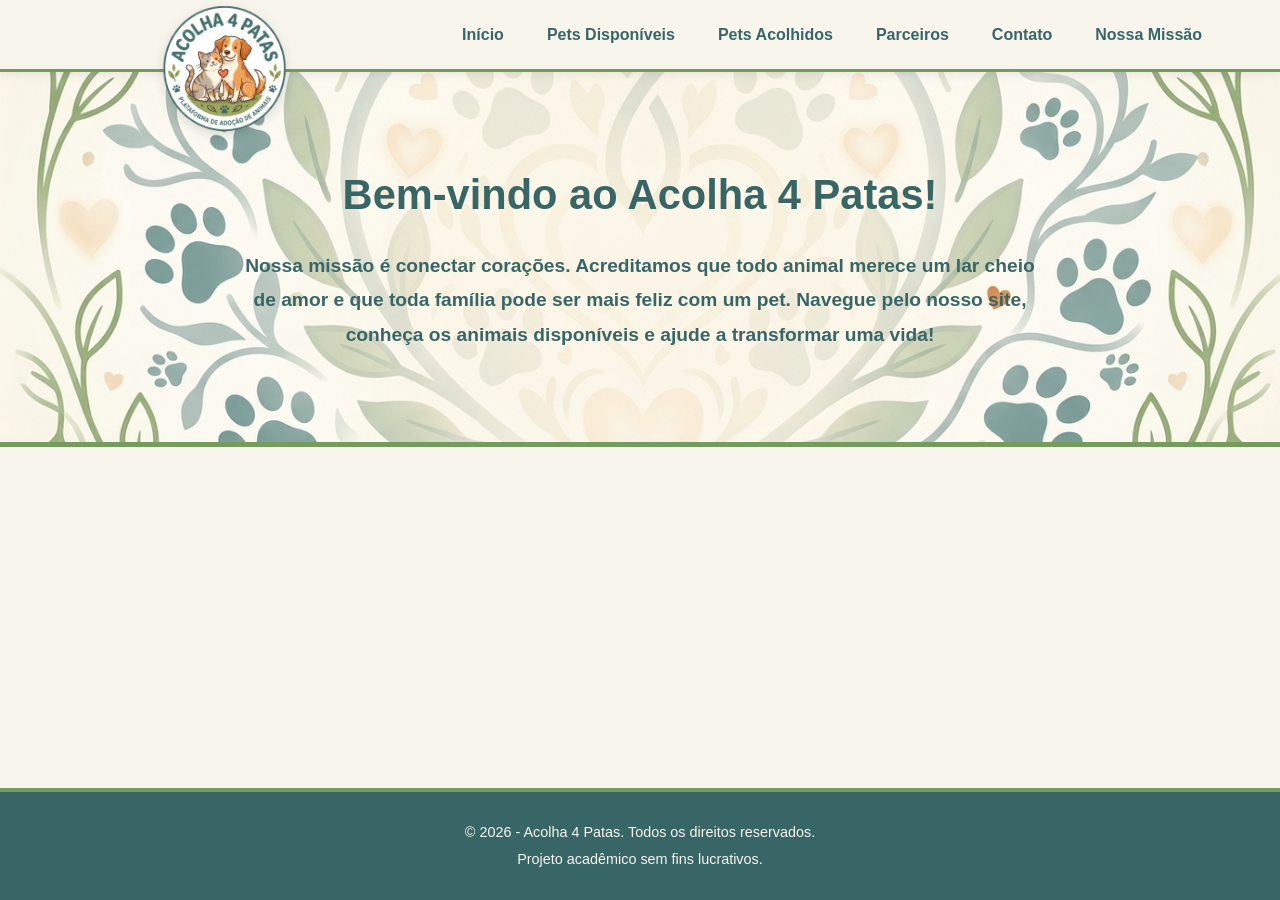
<file: index.html>
<!DOCTYPE html>
<html lang="pt-br">
<head>
  <meta charset="UTF-8" />
  <meta name="viewport" content="width=device-width, initial-scale=1.0"/>
  <title>Início | Acolha 4 Patas</title>
  <link rel="stylesheet" href="css/styles.css" />
</head>
<body>
  <header>
    <div class="container header-container">
      <div class="logo">
        <a href="index.html">
          <img src="assets/icons/brand_logo_emblem.png" alt="Logo Acolha 4 Patas" />
        </a>
      </div>
      <nav>
        <ul class="nav-links">
          <li><a href="index.html">Início</a></li>
          <li><a href="disponiveis.html">Pets Disponíveis</a></li>
          <li><a href="acolhidos.html">Pets Acolhidos</a></li>
          <li><a href="parceiros.html">Parceiros</a></li>
          <li><a href="contato.html">Contato</a></li>
          <li><a href="missao.html">Nossa Missão</a></li>
        </ul>
      </nav>
    </div>
  </header>

  <main>
    <section class="banner">
      <div class="banner-content">
        <h1><strong>Bem-vindo ao Acolha 4 Patas!</strong></h1>
        <p><strong>
          Nossa missão é conectar corações. Acreditamos que todo animal merece um lar cheio de amor e que toda família pode ser mais feliz com um pet. 
          Navegue pelo nosso site, conheça os animais disponíveis e ajude a transformar uma vida!
        </strong></p>
      </div>
    </section>
  </main>

  <footer>
    <div class="container">
      <p>&copy; 2026 - Acolha 4 Patas. Todos os direitos reservados.</p>
      <p>Projeto acadêmico sem fins lucrativos.</p>
    </div>
  </footer>
</body>
</html>
</file>
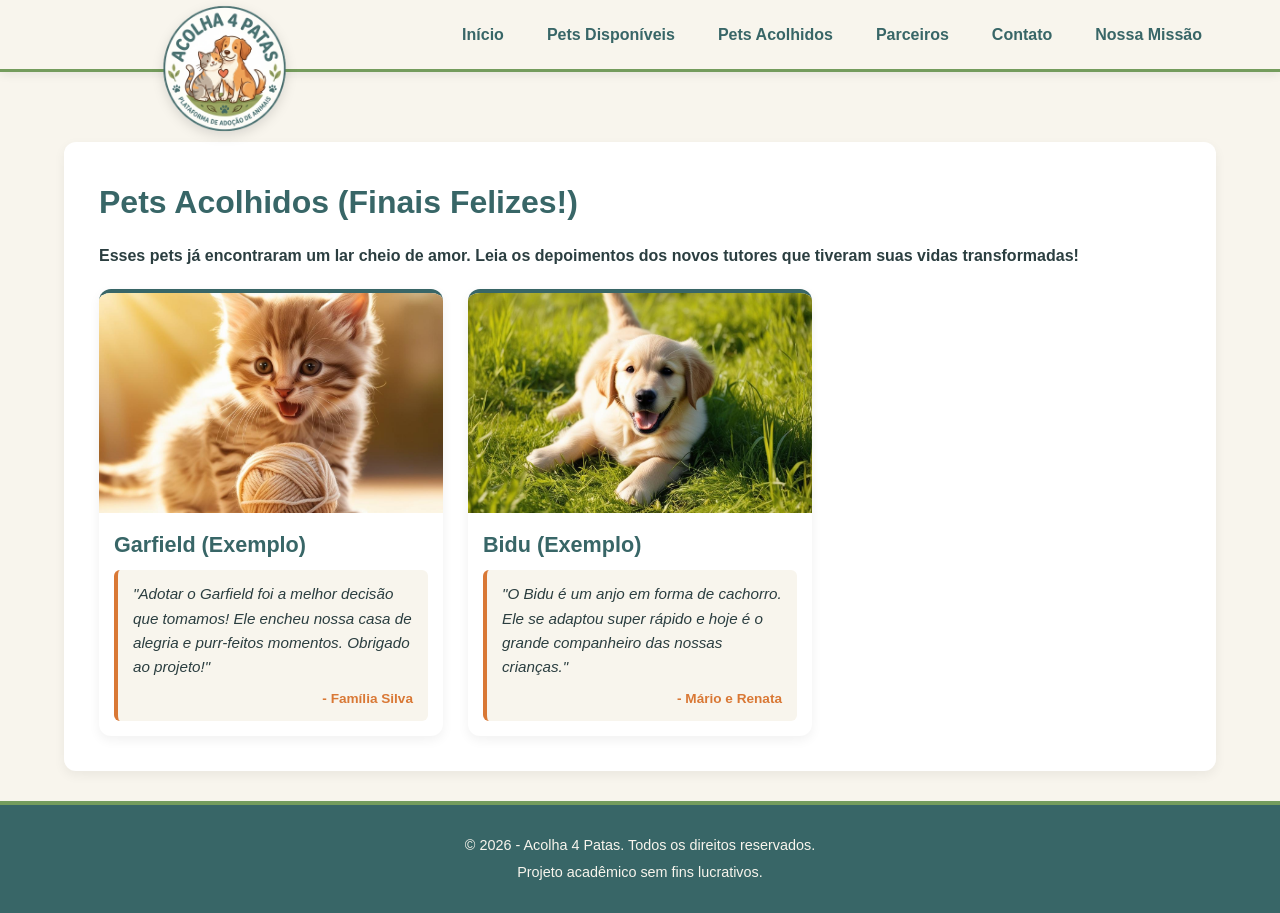
<file: acolhidos.html>
<!DOCTYPE html>
<html lang="pt-br">
<head>
  <meta charset="UTF-8" />
  <meta name="viewport" content="width=device-width, initial-scale=1.0"/>
  <title>Pets Acolhidos | Acolha 4 Patas</title>
  <link rel="stylesheet" href="css/styles.css" />
</head>
<body>
  <header>
    <div class="container header-container">
      <div class="logo">
        <a href="index.html">
          <img src="assets/icons/brand_logo_emblem.png" alt="Logo Acolha 4 Patas" />
        </a>
      </div>
      <nav>
        <ul class="nav-links">
          <li><a href="index.html">Início</a></li>
          <li><a href="disponiveis.html">Pets Disponíveis</a></li>
          <li><a href="acolhidos.html">Pets Acolhidos</a></li>
          <li><a href="parceiros.html">Parceiros</a></li>
          <li><a href="contato.html">Contato</a></li>
          <li><a href="missao.html">Nossa Missão</a></li>
        </ul>
      </nav>
    </div>
  </header>

  <main class="container disponiveis-section">
    <h1><strong>Pets Acolhidos (Finais Felizes!)</strong></h1>
    <p><strong>Esses pets já encontraram um lar cheio de amor. Leia os depoimentos dos novos tutores que tiveram suas vidas transformadas!</strong></p>

    <div class="pet-grid">
      <!-- Card 1 -->
      <div class="pet-card" data-tipo="gato">
        <img src="assets/images/Gatinho doméstico feliz_01.jpg" alt="Gato acolhido" />
        <h2>Garfield (Exemplo)</h2>
        <div class="depoimento">
          <p>"Adotar o Garfield foi a melhor decisão que tomamos! Ele encheu nossa casa de alegria e purr-feitos momentos. Obrigado ao projeto!"</p>
          <span class="depoimento-autor">- Família Silva</span>
        </div>
      </div>

      <!-- Card 2 -->
      <div class="pet-card" data-tipo="cachorro">
        <img src="assets/images/Cachorrinho doméstico feliz_02.jpg" alt="Cachorro acolhido" />
        <h2>Bidu (Exemplo)</h2>
        <div class="depoimento">
          <p>"O Bidu é um anjo em forma de cachorro. Ele se adaptou super rápido e hoje é o grande companheiro das nossas crianças."</p>
          <span class="depoimento-autor">- Mário e Renata</span>
        </div>
      </div>
    </div>
  </main>

  <footer>
    <div class="container">
      <p>&copy; 2026 - Acolha 4 Patas. Todos os direitos reservados.</p>
      <p>Projeto acadêmico sem fins lucrativos.</p>
    </div>
  </footer>
</body>
</html>
</file>
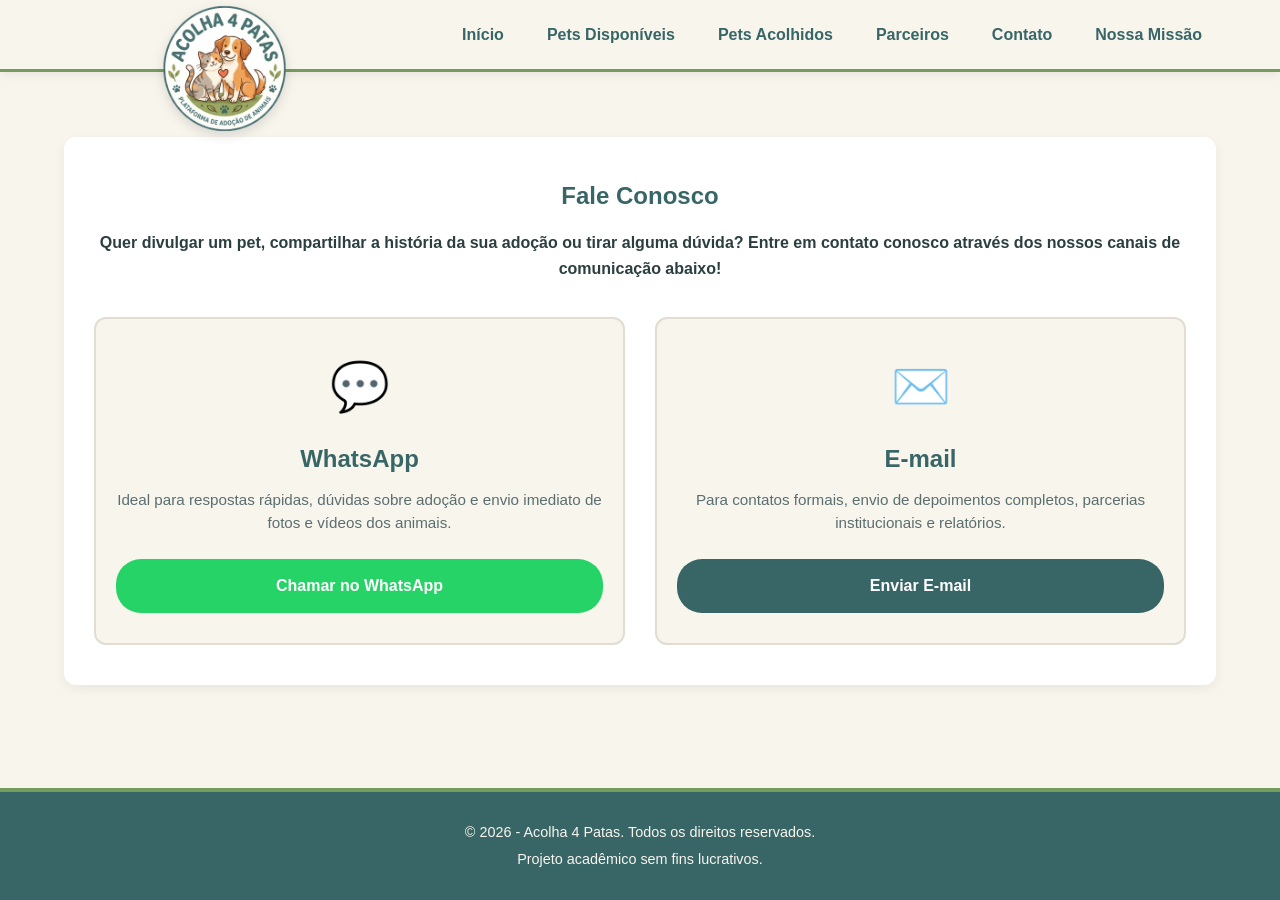
<file: contato.html>
<!DOCTYPE html>
<html lang="pt-br">
<head>
  <meta charset="UTF-8" />
  <meta name="viewport" content="width=device-width, initial-scale=1.0"/>
  <title>Contato | Acolha 4 Patas</title>
  <link rel="stylesheet" href="css/styles.css" />
</head>
<body>
  <header>
    <div class="container header-container">
      <div class="logo">
        <a href="index.html">
          <img src="assets/icons/brand_logo_emblem.png" alt="Logo Acolha 4 Patas" />
        </a>
      </div>
      <nav>
        <ul class="nav-links">
          <li><a href="index.html">Início</a></li>
          <li><a href="disponiveis.html">Pets Disponíveis</a></li>
          <li><a href="acolhidos.html">Pets Acolhidos</a></li>
          <li><a href="parceiros.html">Parceiros</a></li>
          <li><a href="contato.html">Contato</a></li>
          <li><a href="missao.html">Nossa Missão</a></li>
        </ul>
      </nav>
    </div>
  </header>

  <main class="container">
    <section class="contact-section">
      <h1><strong>Fale Conosco</strong></h1>
      <p><strong>Quer divulgar um pet, compartilhar a história da sua adoção ou tirar alguma dúvida? Entre em contato conosco através dos nossos canais de comunicação abaixo!</strong></p>

      <div class="contact-grid">
        <!-- Card WhatsApp -->
        <div class="contact-card">
          <div class="contact-icon whatsapp-icon">💬</div>
          <h2>WhatsApp</h2>
          <p>Ideal para respostas rápidas, dúvidas sobre adoção e envio imediato de fotos e vídeos dos animais.</p>
          <a href="https://wa.me/5515997694232?text=Ol%C3%A1!%20Gostaria%20de%20falar%20com%20o%20Acolha%204%20Patas!" target="_blank" class="btn-contact btn-whatsapp">
            Chamar no WhatsApp
          </a>
        </div>

        <!-- Card E-mail -->
        <div class="contact-card">
          <div class="contact-icon email-icon">✉️</div>
          <h2>E-mail</h2>
          <p>Para contatos formais, envio de depoimentos completos, parcerias institucionais e relatórios.</p>
          <a href="mailto:contatoacolha4patas@gmail.com?subject=Contato%20via%20Site%20Acolha%204%20Patas" class="btn-contact btn-email">
            Enviar E-mail
          </a>
        </div>
      </div>
    </section>
  </main>

  <footer>
    <div class="container">
      <p>&copy; 2026 - Acolha 4 Patas. Todos os direitos reservados.</p>
      <p>Projeto acadêmico sem fins lucrativos.</p>
    </div>
  </footer>
</body>
</html>
</file>
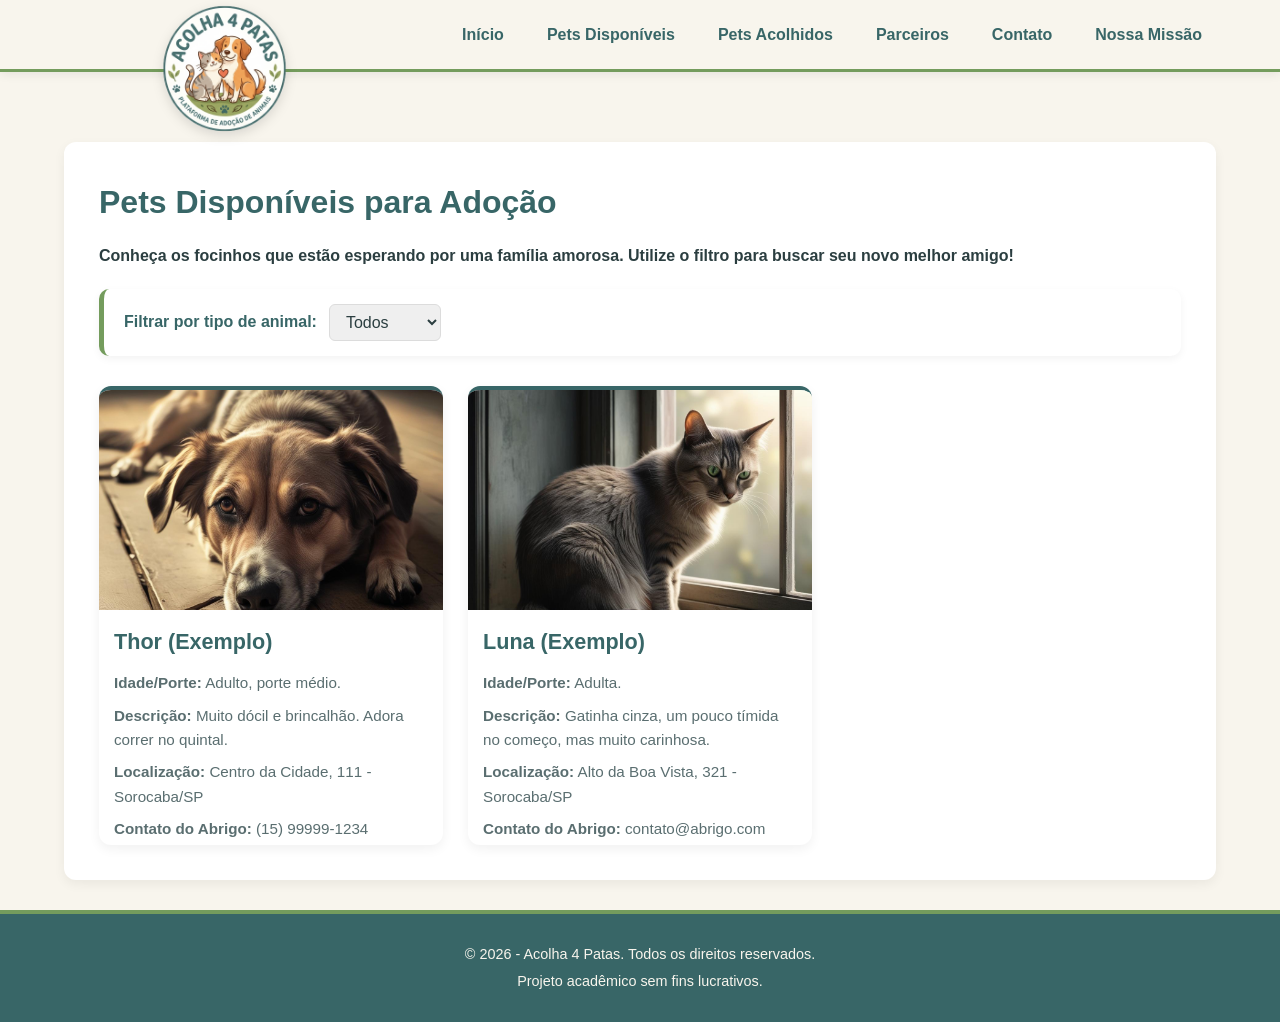
<file: disponiveis.html>
<!DOCTYPE html>
<html lang="pt-br">
<head>
  <meta charset="UTF-8" />
  <meta name="viewport" content="width=device-width, initial-scale=1.0"/>
  <title>Pets Disponíveis | Acolha 4 Patas</title>
  <link rel="stylesheet" href="css/styles.css" />
</head>
<body>
  <header>
    <div class="container header-container">
      <div class="logo">
        <a href="index.html">
          <img src="assets/icons/brand_logo_emblem.png" alt="Logo Acolha 4 Patas" />
        </a>
      </div>
      <nav>
        <ul class="nav-links">
          <li><a href="index.html">Início</a></li>
          <li><a href="disponiveis.html">Pets Disponíveis</a></li>
          <li><a href="acolhidos.html">Pets Acolhidos</a></li>
          <li><a href="parceiros.html">Parceiros</a></li>
          <li><a href="contato.html">Contato</a></li>
          <li><a href="missao.html">Nossa Missão</a></li>
        </ul>
      </nav>
    </div>
  </header>

  <main class="container disponiveis-section">
    <h1><strong>Pets Disponíveis para Adoção</strong></h1>
    <p><strong>Conheça os focinhos que estão esperando por uma família amorosa. Utilize o filtro para buscar seu novo melhor amigo!</strong></p>

    <div class="filter-bar">
      <label for="filtro-tipo">Filtrar por tipo de animal:</label>
      <select id="filtro-tipo">
        <option value="todos">Todos</option>
        <option value="cachorro">Cachorro</option>
        <option value="gato">Gato</option>
        <option value="outro">Outro</option>
      </select>
    </div>

    <div class="pet-grid">
      <!-- Card 1 -->
      <div class="pet-card" data-tipo="cachorro">
        <img src="assets/images/Cachorrinho_doméstico_triste_01.jpg" alt="Cachorro" />
        <h2>Thor (Exemplo)</h2>
        <p><strong>Idade/Porte:</strong> Adulto, porte médio.</p>
        <p><strong>Descrição:</strong> Muito dócil e brincalhão. Adora correr no quintal.</p>
        <p><strong>Localização:</strong> Centro da Cidade, 111 - Sorocaba/SP</p>
        <p><strong>Contato do Abrigo:</strong> (15) 99999-1234</p>
      </div>

      <!-- Card 2 -->
      <div class="pet-card" data-tipo="gato">
        <img src="assets/images/Gatinho_doméstico_triste_02.jpg" alt="Gato" />
        <h2>Luna (Exemplo)</h2>
        <p><strong>Idade/Porte:</strong> Adulta.</p>
        <p><strong>Descrição:</strong> Gatinha cinza, um pouco tímida no começo, mas muito carinhosa.</p>
        <p><strong>Localização:</strong> Alto da Boa Vista, 321 - Sorocaba/SP</p>
        <p><strong>Contato do Abrigo:</strong> contato@abrigo.com</p>
      </div>
    </div>
  </main>

  <footer>
    <div class="container">
      <p>&copy; 2026 - Acolha 4 Patas. Todos os direitos reservados.</p>
      <p>Projeto acadêmico sem fins lucrativos.</p>
    </div>
  </footer>

  <script src="js/script.js"></script>
</body>
</html>
</file>
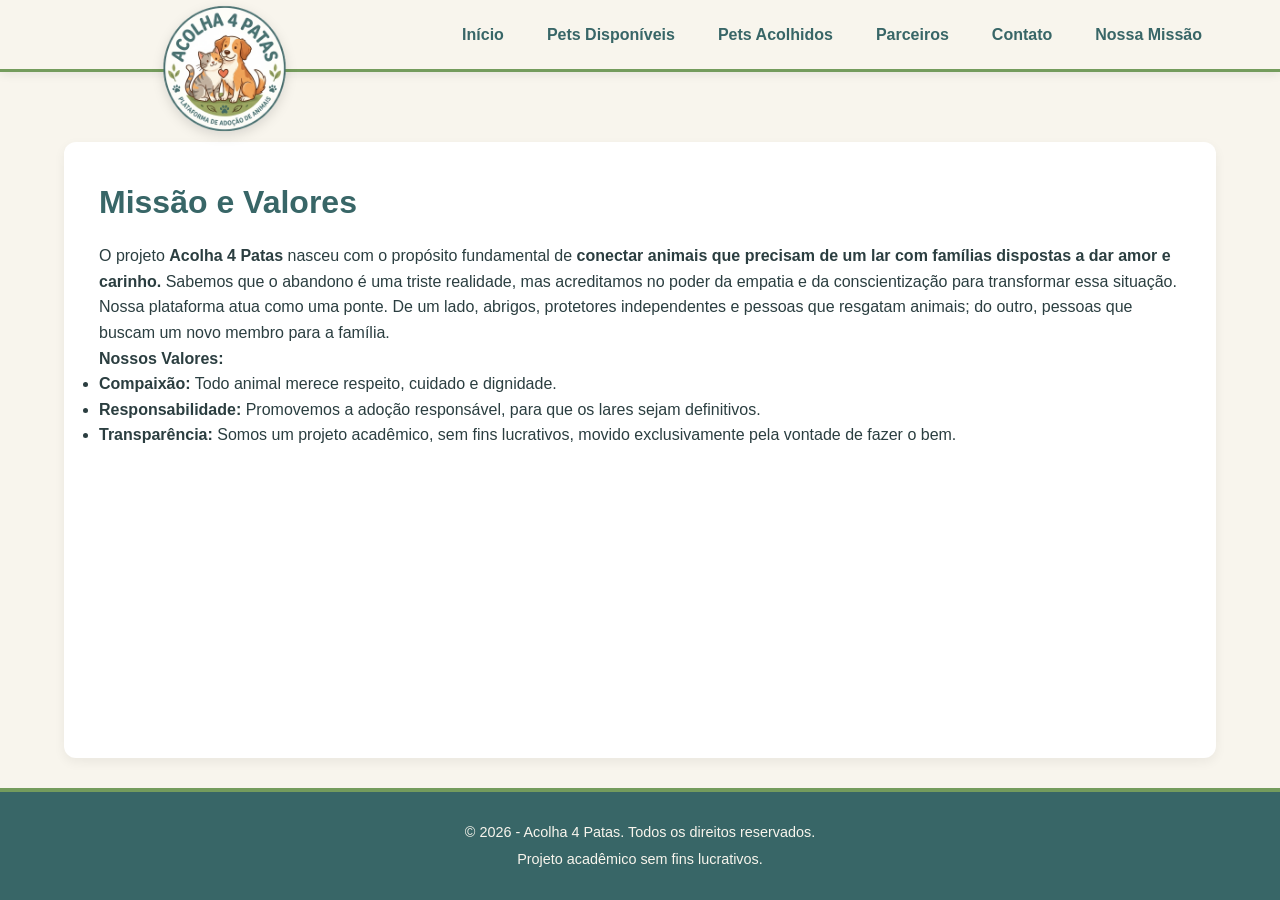
<file: missao.html>
<!DOCTYPE html>
<html lang="pt-br">
<head>
  <meta charset="UTF-8" />
  <meta name="viewport" content="width=device-width, initial-scale=1.0"/>
  <title>Missão e Valores | Acolha 4 Patas</title>
  <link rel="stylesheet" href="css/styles.css" />
</head>
<body>
  <header>
    <div class="container header-container">
      <div class="logo">
        <a href="index.html">
          <img src="assets/icons/brand_logo_emblem.png" alt="Logo Acolha 4 Patas" />
        </a>
      </div>
      <nav>
        <ul class="nav-links">
          <li><a href="index.html">Início</a></li>
          <li><a href="disponiveis.html">Pets Disponíveis</a></li>
          <li><a href="acolhidos.html">Pets Acolhidos</a></li>
          <li><a href="parceiros.html">Parceiros</a></li>
          <li><a href="contato.html">Contato</a></li>
          <li><a href="missao.html">Nossa Missão</a></li>
        </ul>
      </nav>
    </div>
  </header>

  <main class="container mission-section">
    <h1><strong>Missão e Valores</strong></h1>
    <p>
      O projeto <strong>Acolha 4 Patas</strong> nasceu com o propósito fundamental de <strong>conectar animais que precisam de um lar com famílias dispostas a dar amor e carinho.</strong>
      Sabemos que o abandono é uma triste realidade, mas acreditamos no poder da empatia e da conscientização para transformar essa situação.
    </p>
    <p>
      Nossa plataforma atua como uma ponte. De um lado, abrigos, protetores independentes e pessoas que resgatam animais; do outro, pessoas que buscam um novo membro para a família. 
    </p>
    <p>
      <strong>Nossos Valores:</strong>
      <ul>
        <li><strong>Compaixão:</strong> Todo animal merece respeito, cuidado e dignidade.</li>
        <li><strong>Responsabilidade:</strong> Promovemos a adoção responsável, para que os lares sejam definitivos.</li>
        <li><strong>Transparência:</strong> Somos um projeto acadêmico, sem fins lucrativos, movido exclusivamente pela vontade de fazer o bem.</li>
      </ul>
    </p>
  </main>

  <footer>
    <div class="container">
      <p>&copy; 2026 - Acolha 4 Patas. Todos os direitos reservados.</p>
      <p>Projeto acadêmico sem fins lucrativos.</p>
    </div>
  </footer>
</body>
</html>
</file>
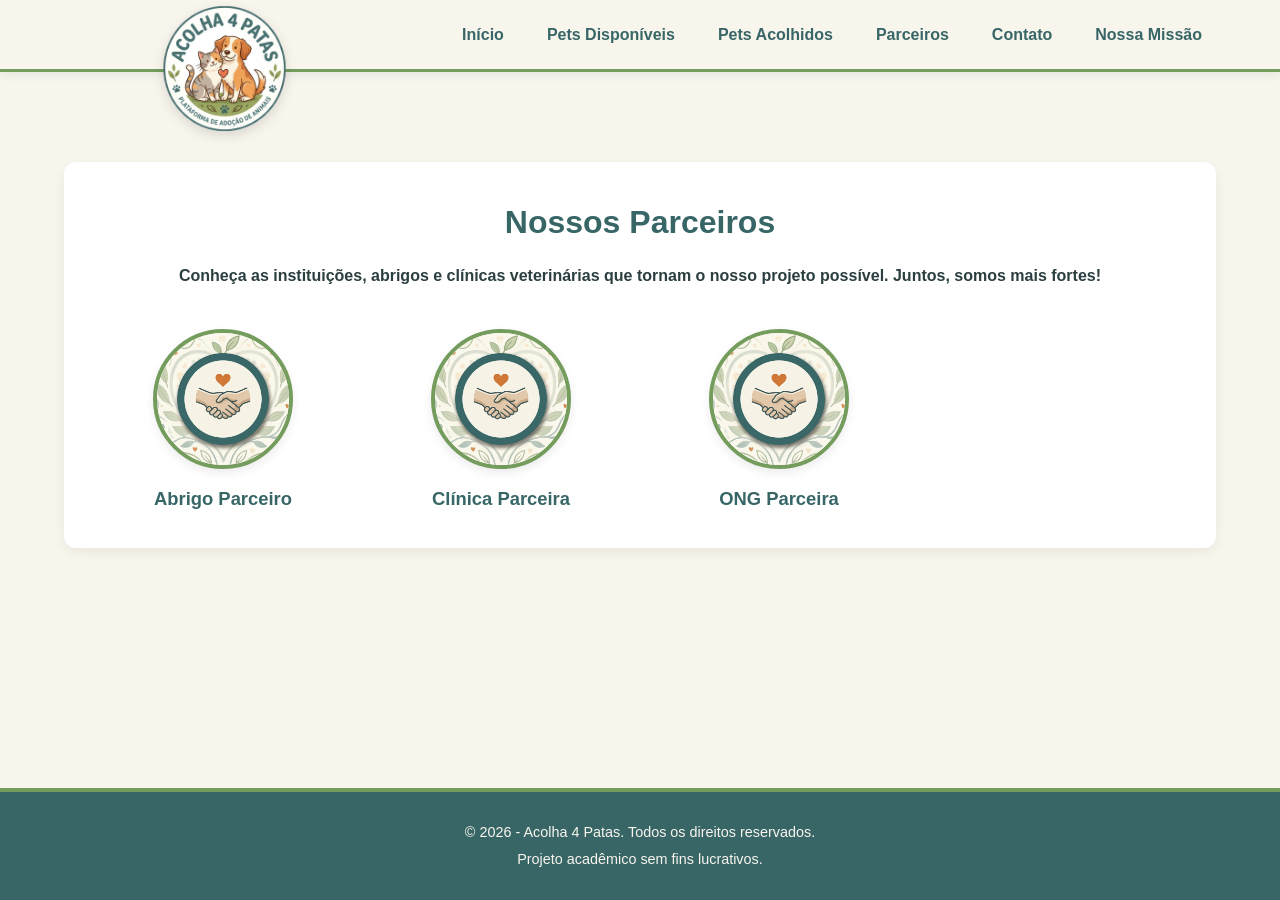
<file: parceiros.html>
<!DOCTYPE html>
<html lang="pt-br">
<head>
  <meta charset="UTF-8" />
  <meta name="viewport" content="width=device-width, initial-scale=1.0"/>
  <title>Parceiros | Acolha 4 Patas</title>
  <link rel="stylesheet" href="css/styles.css" />
</head>
<body>
  <header>
    <div class="container header-container">
      <div class="logo">
        <a href="index.html">
          <img src="assets/icons/brand_logo_emblem.png" alt="Logo Acolha 4 Patas" />
        </a>
      </div>
      <nav>
        <ul class="nav-links">
          <li><a href="index.html">Início</a></li>
          <li><a href="disponiveis.html">Pets Disponíveis</a></li>
          <li><a href="acolhidos.html">Pets Acolhidos</a></li>
          <li><a href="parceiros.html">Parceiros</a></li>
          <li><a href="contato.html">Contato</a></li>
          <li><a href="missao.html">Nossa Missão</a></li>
        </ul>
      </nav>
    </div>
  </header>

  <main class="container">
    <div class="partners-section">
      <h1><strong>Nossos Parceiros</strong></h1>
      <p><strong>Conheça as instituições, abrigos e clínicas veterinárias que tornam o nosso projeto possível. Juntos, somos mais fortes!</strong></p>

      <div class="partner-grid">
        <!-- Parceiro 1 -->
        <div class="partner-card">
          <div class="partner-logo">
            <a href="index.html">
              <img src="assets/icons/partner_logo_background.png" alt="Logo Abrigo Parceiro" />
            </a>
          </div>
          <h3>Abrigo Parceiro</h3>
        </div>

        <!-- Parceiro 2 -->
        <div class="partner-card">
          <div class="partner-logo">
            <a href="index.html">
              <img src="assets/icons/partner_logo_background.png" alt="Logo Clínica Parceira" />
            </a>
          </div>
          <h3>Clínica Parceira</h3>
        </div>

        <!-- Parceiro 3 -->
        <div class="partner-card">
          <div class="partner-logo">
            <a href="index.html">
              <img src="assets/icons/partner_logo_background.png" alt="Logo ONG Parceira" />
            </a>
          </div>
          <h3>ONG Parceira</h3>
        </div>
      </div>
    </div>
  </main>

  <footer>
    <div class="container">
      <p>&copy; 2026 - Acolha 4 Patas. Todos os direitos reservados.</p>
      <p>Projeto acadêmico sem fins lucrativos.</p>
    </div>
  </footer>
</body>
</html>
</file>
<file: css/styles.css>
/* 1. CONFIGURAÇÕES GERAIS */
* {
  box-sizing: border-box;
  margin: 0;
  padding: 0;
}

body {
  font-family: 'Segoe UI', Tahoma, Geneva, Verdana, sans-serif;
  line-height: 1.6;
  color: #2b3e40;
  background-color: #f8f5ed;
  display: flex;
  flex-direction: column;
  min-height: 100vh;
}

main {
  flex: 1;
}

.container {
  width: 90%;
  max-width: 1200px;
  margin: 0 auto;
  padding: 20px 0;
}

h1, h2, h3 {
  color: #386667;
  margin-bottom: 15px;
}

.disponiveis-section,
.mission-section,
.partners-section {
  background: #ffffff;
  padding: 35px;
  border-radius: 12px;
  box-shadow: 0 4px 12px rgba(0, 0, 0, 0.06);
  margin-top: 70px;
  margin-bottom: 30px;
}


/* 2. CABEÇALHO E NAVEGAÇÃO */
header {
  background-color: #f8f5ed;
  border-bottom: 3px solid #749c5d;
  box-shadow: 0 2px 10px rgba(0, 0, 0, 0.08);
  position: relative;
  z-index: 1000;
}

.header-container {
  display: flex;
  justify-content: space-between;
  align-items: center;
  padding: 12px 0;
  position: relative;
}

.logo {
  width: 130px; 
  height: 45px;
  position: relative;
}

.logo a {
  position: absolute;
  top: 130%;
  left: 0;
  transform: translateY(-50%);
  z-index: 1010; 
}

.logo img {
  height: 175px; 
  width: auto;
  filter: drop-shadow(0 4px 6px rgba(0, 0, 0, 0.12));
  transition: transform 0.3s ease;
}

.logo img:hover {
  transform: scale(1.05);
}

.nav-links {
  list-style: none;
  display: flex;
  gap: 15px;
}

.nav-links a {
  color: #386667;
  text-decoration: none;
  font-weight: 600;
  padding: 8px 14px;
  border-radius: 20px;
  transition: all 0.3s ease;
}

.nav-links a:hover {
  color: #ffffff;
  background-color: #d97835;
}


/* 3. BANNER PRINCIPAL (HOME) */
.banner {
  background: url('../assets/icons/home_banner_background.png') center/cover no-repeat;
  text-align: center;
  padding: 90px 20px;
  border-bottom: 5px solid #749c5d;
}

.banner-content {
  max-width: 800px;
  margin: 0 auto;
}

.banner h1 {
  font-size: 2.6rem;
  color: #386667;
  margin-bottom: 20px;
}

.banner p {
  font-size: 1.2rem;
  line-height: 1.8;
  color: #386667;
}


/* 4. BARRA DE FILTRO */
.filter-bar {
  background: #ffffff;
  padding: 15px 20px;
  border-radius: 10px;
  margin: 20px 0 30px;
  box-shadow: 0 3px 8px rgba(0, 0, 0, 0.05);
  display: flex;
  align-items: center;
  gap: 12px;
  border-left: 5px solid #749c5d;
}

.filter-bar label {
  font-weight: 600;
  color: #386667;
}

.filter-bar select {
  padding: 8px 12px;
  border: 1px solid #dcdcdc;
  border-radius: 6px;
  font-size: 1rem;
  outline: none;
  cursor: pointer;
  color: #2b3e40;
  transition: border-color 0.3s ease;
}

.filter-bar select:focus {
  border-color: #d97835;
}


/* 5. GRID E CARDS DE PETS */
.pet-grid {
  display: grid;
  grid-template-columns: repeat(auto-fill, minmax(280px, 1fr));
  gap: 25px;
  margin-top: 20px;
}

.pet-card {
  background-color: #ffffff;
  border-radius: 12px;
  overflow: hidden;
  box-shadow: 0 4px 12px rgba(0, 0, 0, 0.06);
  transition: transform 0.3s ease, box-shadow 0.3s ease;
  display: flex;
  flex-direction: column;
  border-top: 4px solid #386667;
}

.pet-card:hover {
  transform: translateY(-6px);
  box-shadow: 0 10px 20px rgba(0, 0, 0, 0.12);
}

.pet-card img {
  width: 100%;
  height: 220px;
  object-fit: cover;
}

.pet-card h2 {
  font-size: 1.35rem;
  margin: 15px 15px 8px;
  color: #386667;
}

.pet-card p {
  margin: 4px 15px;
  font-size: 0.95rem;
  color: #5a6e70;
}

.depoimento {
  background-color: #f8f5ed;
  border-left: 4px solid #d97835;
  padding: 12px 15px;
  border-radius: 6px;
  margin: 15px;
  margin-top: auto;
  font-style: italic;
}

.depoimento p {
  margin: 0;
  color: #2b3e40;
}

.depoimento-autor {
  display: block;
  text-align: right;
  font-style: normal;
  font-weight: 700;
  font-size: 0.85rem;
  color: #d97835;
  margin-top: 8px;
}


/* 6. MEIOS DE CONTATO */
.contact-section {
  background: #ffffff;
  padding: 40px 30px;
  border-radius: 12px;
  box-shadow: 0 4px 12px rgba(0, 0, 0, 0.06);
  margin-top: 45px;
  margin-bottom: 30px;
  text-align: center;
}

.contact-grid {
  display: grid;
  grid-template-columns: repeat(auto-fit, minmax(280px, 1fr));
  gap: 30px;
  margin-top: 35px;
}

.contact-card {
  background-color: #f8f5ed;
  border-radius: 12px;
  padding: 30px 20px;
  border: 2px solid #e2ddd0;
  display: flex;
  flex-direction: column;
  align-items: center;
  justify-content: space-between;
  transition: transform 0.3s ease, box-shadow 0.3s ease;
}

.contact-card:hover {
  transform: translateY(-5px);
  box-shadow: 0 8px 18px rgba(0, 0, 0, 0.08);
}

.contact-icon {
  font-size: 3rem;
  margin-bottom: 15px;
}

.contact-card h2 {
  font-size: 1.5rem;
  color: #386667;
  margin-bottom: 10px;
}

.contact-card p {
  font-size: 0.95rem;
  color: #5a6e70;
  margin-bottom: 25px;
  line-height: 1.5;
}

.btn-contact {
  display: inline-block;
  width: 100%;
  padding: 14px 20px;
  border-radius: 25px;
  font-weight: 700;
  font-size: 1rem;
  text-decoration: none;
  text-align: center;
  transition: all 0.3s ease;
}

.btn-whatsapp {
  background-color: #25d366;
  color: #ffffff;
}

.btn-whatsapp:hover {
  background-color: #1eb857;
  box-shadow: 0 4px 12px rgba(37, 211, 102, 0.3);
}

.btn-email {
  background-color: #386667;
  color: #ffffff;
}

.btn-email:hover {
  background-color: #284c4d;
  box-shadow: 0 4px 12px rgba(56, 102, 103, 0.3);
}


/* 7. SEÇÃO DE PARCEIROS */
.partners-section {
  text-align: center;
}

.partner-grid {
  display: grid;
  grid-template-columns: repeat(auto-fill, minmax(200px, 1fr));
  gap: 30px;
  margin-top: 40px;
}

.partner-card {
  display: flex;
  flex-direction: column;
  align-items: center;
  transition: transform 0.3s ease;
}

.partner-card:hover {
  transform: translateY(-5px);
}

.partner-logo {
  width: 140px;
  height: 140px;
  border-radius: 50%;
  overflow: hidden;
  border: 4px solid #749c5d;
  box-shadow: 0 4px 10px rgba(0, 0, 0, 0.08);
  margin-bottom: 15px;
  background-color: #f8f5ed;
}

.partner-logo img {
  width: 100%;
  height: 100%;
  object-fit: cover;
}

.partner-card h3 {
  font-size: 1.15rem;
  color: #386667;
  margin: 0;
}


/* 8. RODAPÉ */
footer {
  background-color: #386667;
  color: #f8f5ed;
  text-align: center;
  padding: 5px 0;
  margin-top: auto;
  border-top: 4px solid #749c5d;
}

footer p {
  margin: 4px 0;
  font-size: 0.9rem;
}


/* 9. RESPONSIVIDADE (MOBILE) */
@media (max-width: 768px) {
  .header-container {
    flex-direction: column;
    align-items: center;
    padding: 15px 10px;
    gap: 12px;
  }

  .logo {
    width: auto;
    height: auto;
    position: static;
  }

  .logo a {
    position: static;
    transform: none;
    display: inline-block;
  }

  .logo img {
    height: 80px;
    transform: none;
  }

  .logo img:hover {
    transform: scale(1.04);
  }

  .nav-links {
    flex-wrap: wrap;
    justify-content: center;
    gap: 10px;
    padding: 0;
  }

  .nav-links a {
    padding: 6px 12px;
    font-size: 0.9rem;
  }

  .banner {
    padding: 60px 15px;
  }

  .banner h1 {
    font-size: 2rem;
  }
 
  .mission-section,
  .partners-section {
    padding: 20px;
  }

}
</file>
